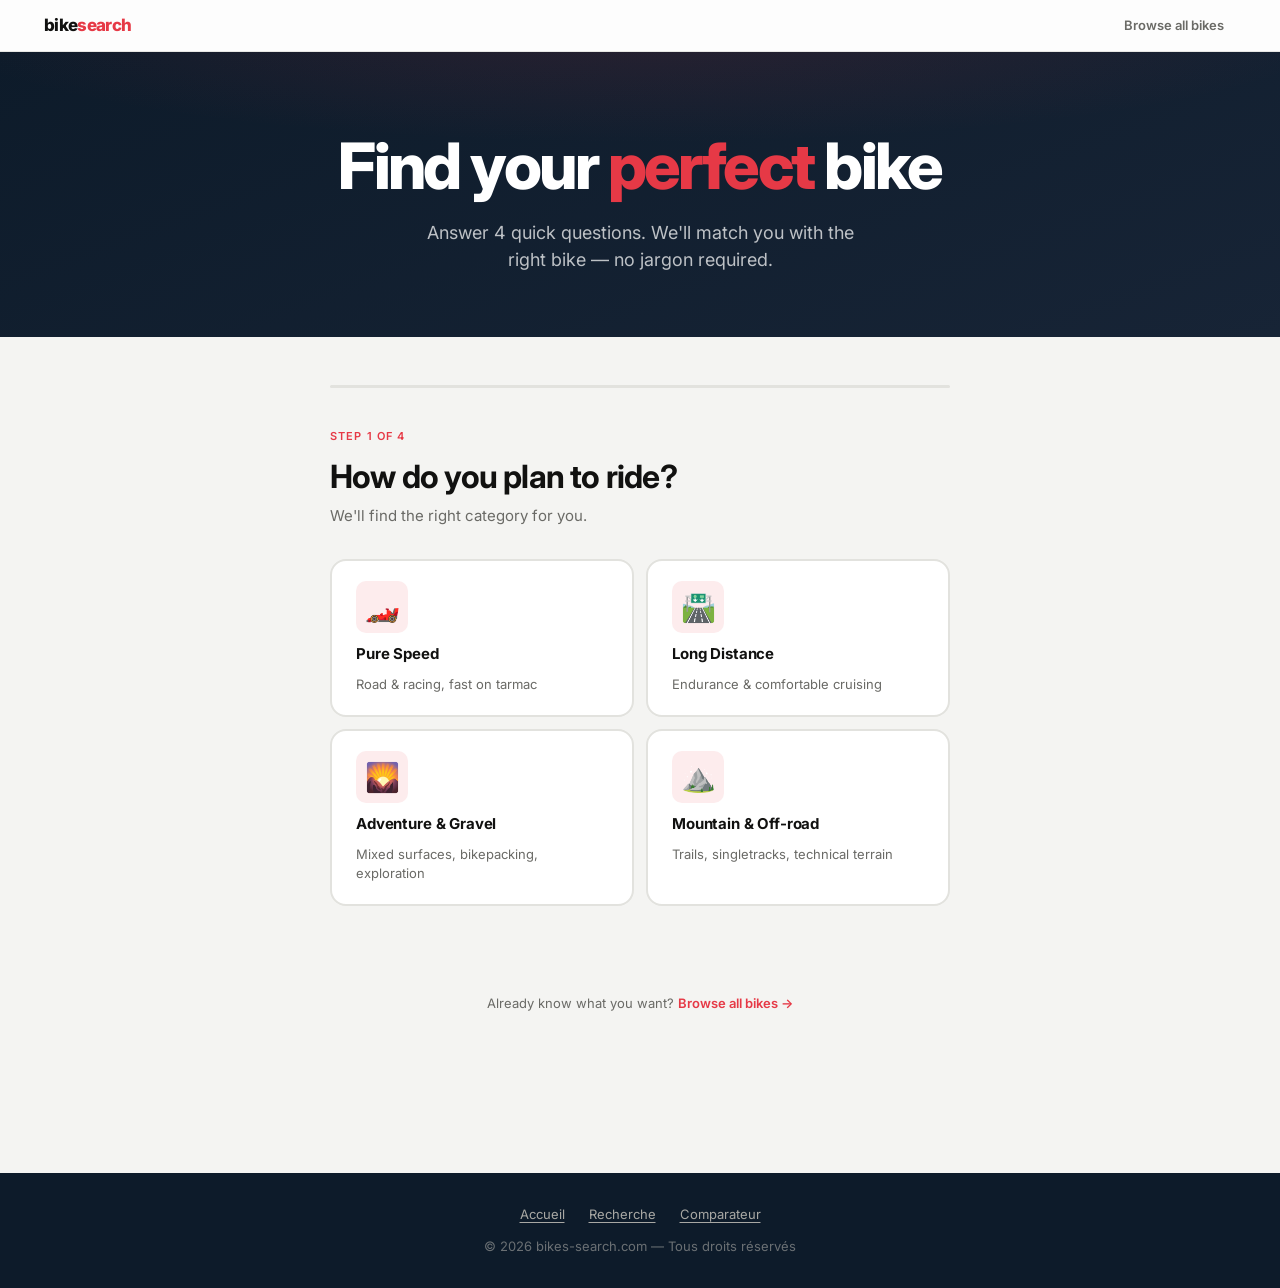
<file: index.html>
<!DOCTYPE html>
<html lang="en">
<head>
  <meta charset="UTF-8">
  <meta name="viewport" content="width=device-width, initial-scale=1">
  <title>Bike Search — Find Your Perfect Bike</title>
  <meta name="description" content="Guided bike search and comparator. Find your perfect road, gravel, or mountain bike in minutes.">
  <link rel="preconnect" href="https://fonts.googleapis.com">
  <link rel="preconnect" href="https://fonts.gstatic.com" crossorigin>
  <link href="https://fonts.googleapis.com/css2?family=Inter:wght@400;500;600;700&display=swap" rel="stylesheet">
  <link rel="stylesheet" href="css/base.css">
  <link rel="stylesheet" href="css/components.css">
  <link rel="stylesheet" href="css/pages/wizard.css">
</head>
<body>

  <nav class="topnav">
    <div class="container">
      <a class="topnav__logo" href="index.html">bike<span>search</span></a>
      <a href="results.html" class="btn btn-ghost text-sm">Browse all bikes</a>
    </div>
  </nav>

  <!-- Hero -->
  <section class="hero">
    <div class="container">
      <div class="hero__content">
        <h1 class="hero__title">Find your <em>perfect</em> bike</h1>
        <p class="hero__sub">Answer 4 quick questions. We'll match you with the right bike — no jargon required.</p>
      </div>
    </div>
  </section>

  <!-- Wizard -->
  <main class="wizard-page">
    <div class="container">
      <div id="wizard-root"></div>
      <p class="wizard-skip">
        Already know what you want?
        <a href="results.html">Browse all bikes →</a>
      </p>
    </div>
  </main>

  <div id="toast" role="alert" aria-live="polite"></div>

  <footer class="site-footer">
    <div class="site-footer__inner">
      <nav class="site-footer__links">
        <a href="index.html">Accueil</a>
        <a href="results.html">Recherche</a>
        <a href="compare.html">Comparateur</a>
      </nav>
      <p class="site-footer__copy">&copy; 2026 bikes-search.com &mdash; Tous droits r&eacute;serv&eacute;s</p>
    </div>
  </footer>

  <script type="module">
    import { initWizard } from './js/wizard.js';
    initWizard('wizard-root');
  </script>
</body>
</html>
</file>
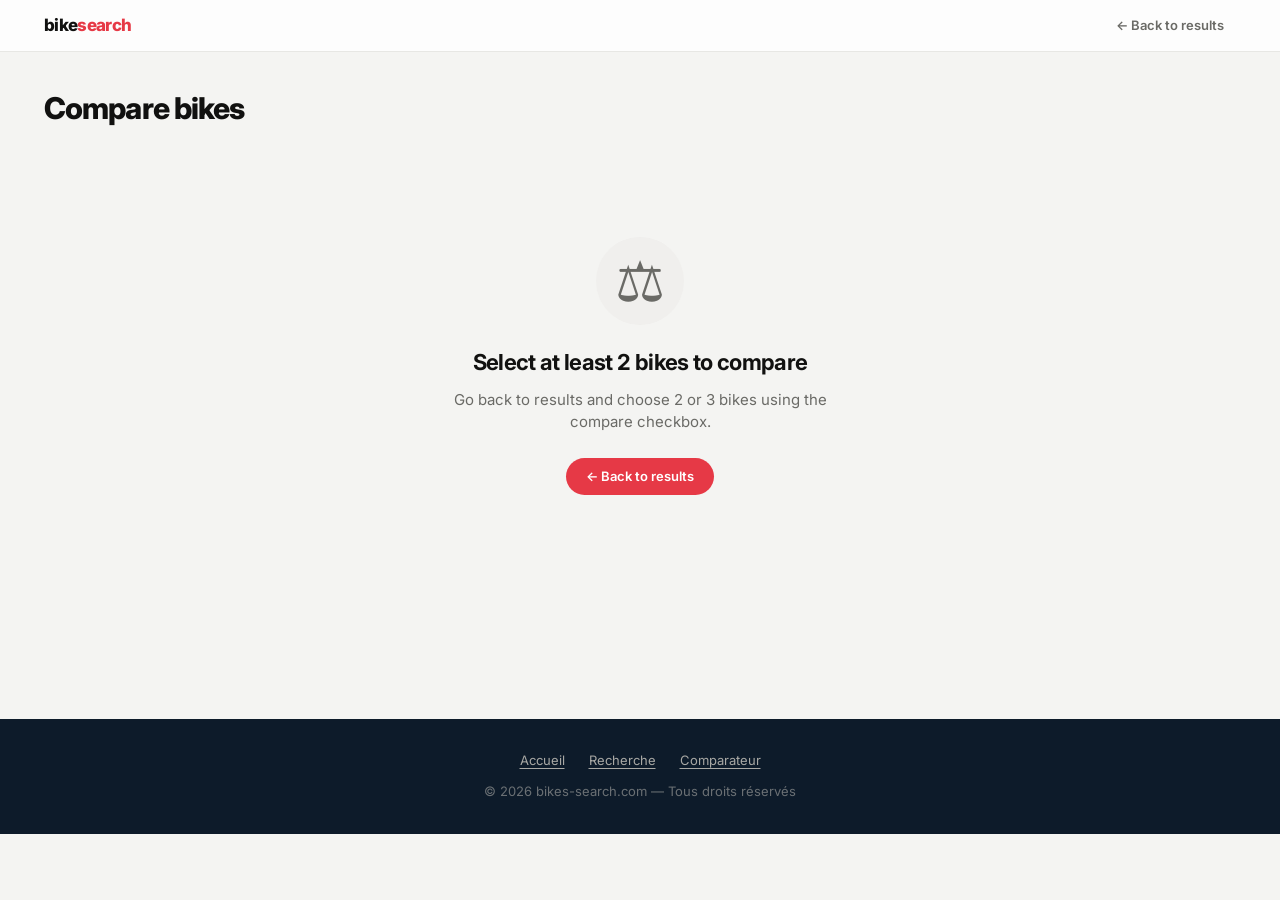
<file: compare.html>
<!DOCTYPE html>
<html lang="en">
<head>
  <meta charset="UTF-8">
  <meta name="viewport" content="width=device-width, initial-scale=1">
  <title>Compare Bikes — Bike Search</title>
  <link rel="preconnect" href="https://fonts.googleapis.com">
  <link rel="preconnect" href="https://fonts.gstatic.com" crossorigin>
  <link href="https://fonts.googleapis.com/css2?family=Inter:wght@400;500;600;700&display=swap" rel="stylesheet">
  <link rel="stylesheet" href="css/base.css">
  <link rel="stylesheet" href="css/components.css">
  <link rel="stylesheet" href="css/pages/compare.css">
</head>
<body>

  <nav class="topnav">
    <div class="container">
      <a class="topnav__logo" href="index.html">bike<span>search</span></a>
      <a href="results.html" class="btn btn-ghost text-sm">← Back to results</a>
    </div>
  </nav>

  <main class="compare-page">
    <div class="container">
      <h1 class="compare-heading">Compare bikes</h1>
      <div id="compare-root" class="compare-root"></div>
    </div>
  </main>

  <div id="toast" role="alert" aria-live="polite"></div>

  <footer class="site-footer">
    <div class="site-footer__inner">
      <nav class="site-footer__links">
        <a href="index.html">Accueil</a>
        <a href="results.html">Recherche</a>
        <a href="compare.html">Comparateur</a>
      </nav>
      <p class="site-footer__copy">&copy; 2026 bikes-search.com &mdash; Tous droits r&eacute;serv&eacute;s</p>
    </div>
  </footer>

  <script type="module">
    import { initComparePage } from './js/comparator.js';
    initComparePage();
  </script>
</body>
</html>
</file>
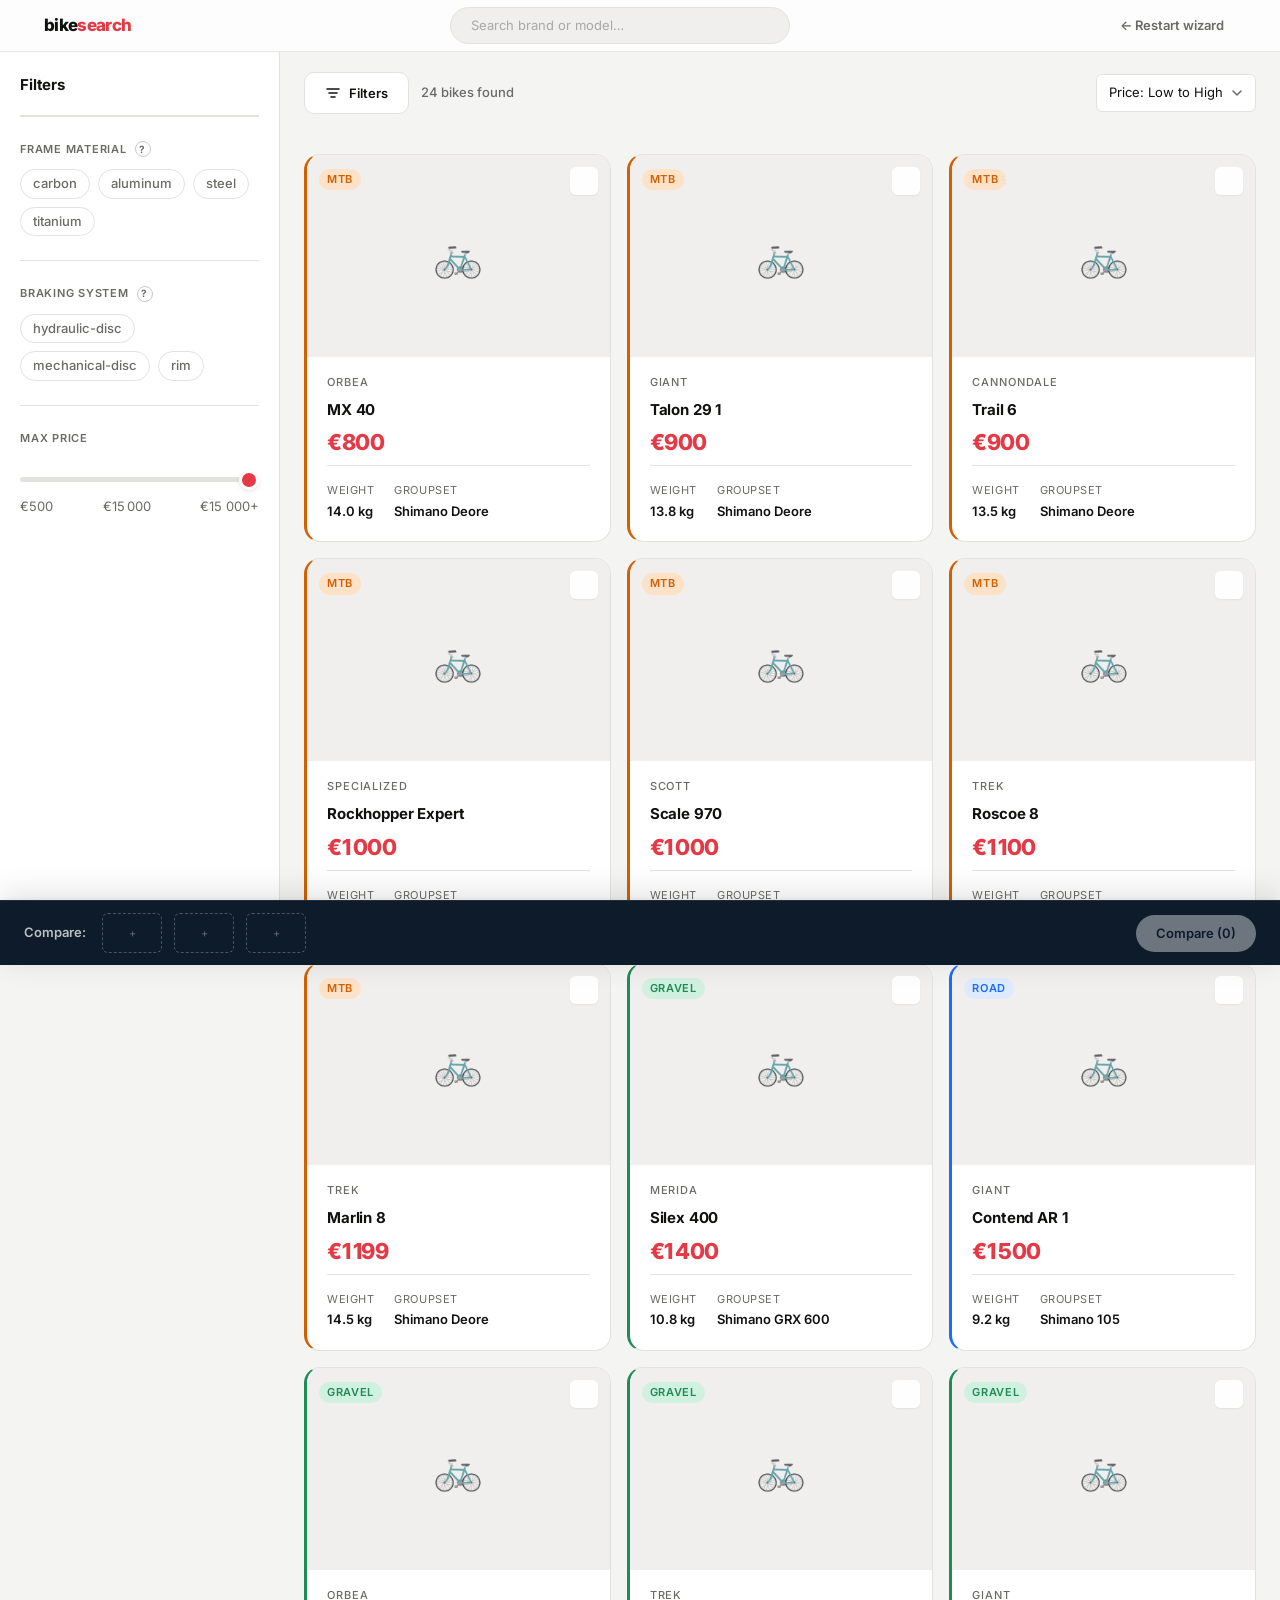
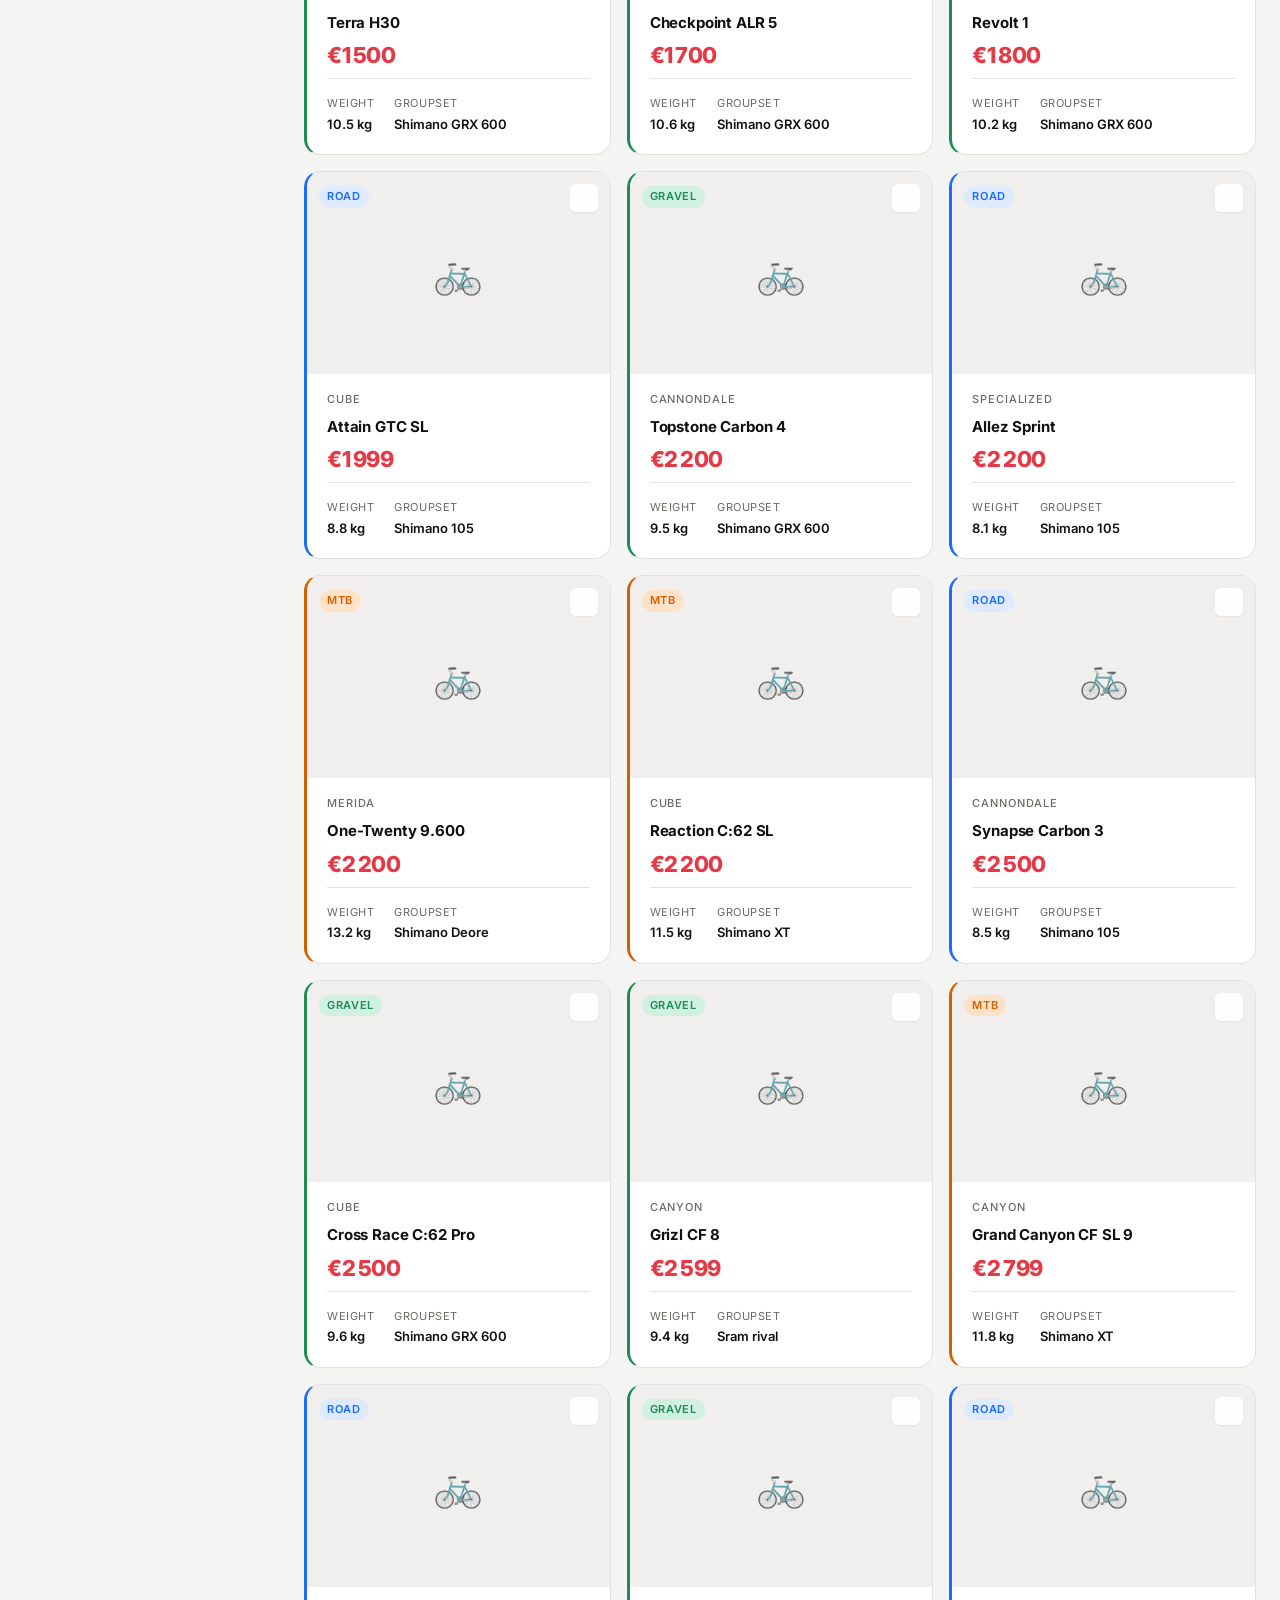
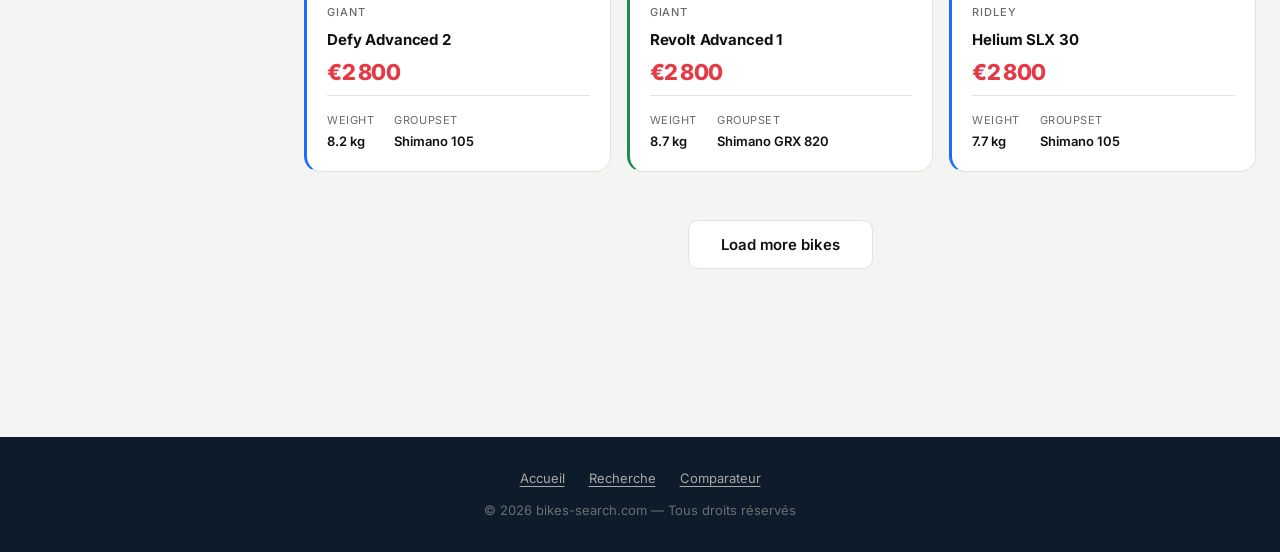
<file: results.html>
<!DOCTYPE html>
<html lang="en">
<head>
  <meta charset="UTF-8">
  <meta name="viewport" content="width=device-width, initial-scale=1">
  <title>Results — Bike Search</title>
  <link rel="preconnect" href="https://fonts.googleapis.com">
  <link rel="preconnect" href="https://fonts.gstatic.com" crossorigin>
  <link href="https://fonts.googleapis.com/css2?family=Inter:wght@400;500;600;700&display=swap" rel="stylesheet">
  <link rel="stylesheet" href="css/base.css">
  <link rel="stylesheet" href="css/components.css">
  <link rel="stylesheet" href="css/pages/results.css">
</head>
<body>

  <nav class="topnav">
    <div class="container">
      <a class="topnav__logo" href="index.html">bike<span>search</span></a>
      <div class="topnav__search">
        <input type="search" id="search-input" placeholder="Search brand or model…" class="search-input" aria-label="Search bikes">
      </div>
      <a href="index.html" class="btn btn-ghost text-sm">← Restart wizard</a>
    </div>
  </nav>

  <div class="results-layout">

    <!-- Sidebar filters -->
    <aside class="filters-sidebar" id="filters-sidebar">
      <div class="filters-sidebar__header">
        <h2 class="filters-sidebar__title">Filters</h2>
        <button class="btn btn-ghost text-sm" id="btn-close-filters" aria-label="Close filters">✕</button>
      </div>
      <div id="filter-panel"></div>
    </aside>

    <!-- Main -->
    <main class="results-main">

      <!-- Toolbar -->
      <div class="results-toolbar">
        <div class="results-toolbar__left">
          <button class="btn btn-secondary" id="btn-toggle-filters" aria-label="Toggle filters">
            <svg width="16" height="16" viewBox="0 0 16 16" fill="none"><path d="M2 4h12M4 8h8M6 12h4" stroke="currentColor" stroke-width="1.5" stroke-linecap="round"/></svg>
            Filters
          </button>
          <span class="results-count" id="results-count">Loading…</span>
        </div>
        <div class="results-toolbar__right">
          <select id="sort-select" class="filter-select sort-select" aria-label="Sort results">
            <option value="price_asc">Price: Low to High</option>
            <option value="price_desc">Price: High to Low</option>
            <option value="weight_asc">Weight: Lightest</option>
            <option value="name_asc">Name: A–Z</option>
          </select>
        </div>
      </div>

      <!-- Active filter tags -->
      <div id="active-filters" class="active-filters"></div>

      <!-- Cards grid -->
      <div id="results-grid" class="results-grid"></div>

      <!-- Load more -->
      <div class="load-more-wrap">
        <button class="btn btn-secondary btn-lg" id="btn-load-more" style="display:none">
          Load more bikes
        </button>
      </div>

    </main>
  </div>

  <!-- Detail drawer -->
  <dialog id="detail-dialog" class="modal">
    <div class="modal__header">
      <h3></h3>
      <button class="modal__close" aria-label="Close">✕</button>
    </div>
    <div class="modal__body"></div>
  </dialog>

  <!-- Size recommender dialog -->
  <dialog id="size-dialog" class="modal">
    <div class="modal__header">
      <h3>Find your size</h3>
      <button class="modal__close" aria-label="Close">✕</button>
    </div>
    <div class="modal__body">
      <div class="size-modal-body"></div>
    </div>
  </dialog>

  <!-- Comparator tray -->
  <div class="compare-tray" id="compare-tray" role="region" aria-label="Compare tray">
    <div class="compare-tray__left">
      <span class="compare-tray__label">Compare:</span>
      <div class="compare-tray__bikes"></div>
    </div>
    <button class="btn btn-primary compare-tray__btn" disabled>
      <span class="compare-tray__count">Compare (0)</span>
    </button>
  </div>

  <div id="toast" role="alert" aria-live="polite"></div>

  <script type="module">
    import { initResults, setupLoadMore } from './js/results.js';
    import { initSizeRecommender }        from './js/size-recommender.js';

    // Modal close buttons
    document.querySelectorAll('.modal__close').forEach(btn => {
      btn.closest('dialog').querySelector('.modal__close')
        .addEventListener('click', () => btn.closest('dialog').close());
    });
    document.querySelectorAll('dialog').forEach(d => {
      d.addEventListener('click', e => { if (e.target === d) d.close(); });
    });

    // Filters sidebar toggle
    const sidebar  = document.getElementById('filters-sidebar');
    const btnToggle = document.getElementById('btn-toggle-filters');
    const btnClose  = document.getElementById('btn-close-filters');
    btnToggle?.addEventListener('click', () => sidebar.classList.toggle('open'));
    btnClose?.addEventListener('click',  () => sidebar.classList.remove('open'));

    initResults();
    setupLoadMore();
    initSizeRecommender();
  </script>

  <footer class="site-footer">
    <div class="site-footer__inner">
      <nav class="site-footer__links">
        <a href="index.html">Accueil</a>
        <a href="results.html">Recherche</a>
        <a href="compare.html">Comparateur</a>
      </nav>
      <p class="site-footer__copy">&copy; 2026 bikes-search.com &mdash; Tous droits r&eacute;serv&eacute;s</p>
    </div>
  </footer>
</body>
</html>
</file>
<file: css/base.css>
/* ─── Reset ──────────────────────────────────────────────────────────────── */
*, *::before, *::after { box-sizing: border-box; margin: 0; padding: 0; }
img, svg { display: block; max-width: 100%; }
button { cursor: pointer; font: inherit; border: none; background: none; }
a { color: inherit; text-decoration: none; }
ul, ol { list-style: none; }
dialog { border: none; padding: 0; }

/* ─── Design tokens ──────────────────────────────────────────────────────── */
:root {
  /* ── Colours ──────────────────────────────────────────────────────────── */
  --c-bg:           #f4f4f2;
  --c-surface:      #ffffff;
  --c-surface-2:    #f0efed;
  --c-border:       #e2e2de;
  --c-border-strong:#c8c8c4;
  --c-text:         #111110;
  --c-text-2:       #3d3d3a;
  --c-muted:        #6a6a66;
  --c-muted-light:  #a8a8a4;

  /* Accent — energetic red-coral */
  --c-accent:       #e63946;
  --c-accent-dk:    #c0272f;
  --c-accent-bg:    #fdeced;

  /* Dark surfaces */
  --c-navy:         #0d1b2a;
  --c-navy-2:       #172436;

  /* Category colours */
  --c-road:         #1a6bff;
  --c-road-bg:      #deeaff;
  --c-gravel:       #1f8c56;
  --c-gravel-bg:    #d0f0e0;
  --c-mtb:          #d45f00;
  --c-mtb-bg:       #fde2c8;

  /* Semantic */
  --c-danger:       #d43030;
  --c-warning:      #e8a020;
  --c-success:      #1f8c56;

  /* ── Typography ───────────────────────────────────────────────────────── */
  --font: 'Inter', system-ui, -apple-system, sans-serif;

  --fs-xs:  11px;
  --fs-sm:  13px;
  --fs-md:  15px;
  --fs-lg:  18px;
  --fs-xl:  22px;
  --fs-2xl: 30px;
  --fs-3xl: 48px;
  --fs-4xl: 64px;

  --fw-normal:   400;
  --fw-medium:   500;
  --fw-semibold: 600;
  --fw-bold:     700;
  --fw-black:    800;

  --lh-tight: 1.1;
  --lh-snug:  1.25;
  --lh-base:  1.5;

  --ls-tight: -0.03em;
  --ls-wide:   0.06em;

  /* ── Spacing ──────────────────────────────────────────────────────────── */
  --sp-1:  4px;
  --sp-2:  8px;
  --sp-3:  12px;
  --sp-4:  16px;
  --sp-5:  20px;
  --sp-6:  24px;
  --sp-8:  32px;
  --sp-10: 40px;
  --sp-12: 48px;
  --sp-16: 64px;
  --sp-20: 80px;
  --sp-24: 96px;

  /* ── Border radius ────────────────────────────────────────────────────── */
  --r-xs:   4px;
  --r-sm:   6px;
  --r-md:   10px;
  --r-lg:   16px;
  --r-xl:   24px;
  --r-full: 999px;

  /* ── Shadows ──────────────────────────────────────────────────────────── */
  --shadow-xs:         0 1px 2px rgba(0,0,0,.06);
  --shadow-sm:         0 2px 6px rgba(0,0,0,.07), 0 1px 2px rgba(0,0,0,.05);
  --shadow-md:         0 6px 20px rgba(0,0,0,.10), 0 2px 6px rgba(0,0,0,.06);
  --shadow-lg:         0 16px 48px rgba(0,0,0,.14), 0 4px 12px rgba(0,0,0,.08);
  --shadow-xl:         0 24px 64px rgba(0,0,0,.18), 0 8px 24px rgba(0,0,0,.10);
  --shadow-card-hover: 0 12px 32px rgba(0,0,0,.13), 0 3px 8px rgba(0,0,0,.07);
  --shadow-tray:       0 -6px 32px rgba(0,0,0,.12), 0 -1px 4px rgba(0,0,0,.06);

  /* ── Transitions ──────────────────────────────────────────────────────── */
  --t-fast:   110ms ease;
  --t-base:   190ms ease;
  --t-slow:   320ms ease;
  --t-spring: 400ms cubic-bezier(.4,0,.2,1);
}

/* ─── Base styles ────────────────────────────────────────────────────────── */
html { font-size: 16px; scroll-behavior: smooth; }

body {
  font-family: var(--font);
  font-size: var(--fs-md);
  line-height: var(--lh-base);
  color: var(--c-text);
  background: var(--c-bg);
  -webkit-font-smoothing: antialiased;
  -moz-osx-font-smoothing: grayscale;
}

h1, h2, h3, h4 {
  line-height: var(--lh-snug);
  font-weight: var(--fw-bold);
  letter-spacing: var(--ls-tight);
}

/* ─── Layout helpers ─────────────────────────────────────────────────────── */
.container {
  width: 100%;
  max-width: 1240px;
  margin: 0 auto;
  padding: 0 var(--sp-6);
}

/* ─── Topnav ─────────────────────────────────────────────────────────────── */
.topnav {
  position: sticky;
  top: 0;
  z-index: 100;
  /* Frosted glass */
  background: rgba(255, 255, 255, .82);
  backdrop-filter: blur(16px) saturate(180%);
  -webkit-backdrop-filter: blur(16px) saturate(180%);
  border-bottom: 1px solid rgba(226, 226, 222, .80);
  height: 52px;
  display: flex;
  align-items: center;
}

.topnav .container {
  display: flex;
  align-items: center;
  justify-content: space-between;
  gap: var(--sp-4);
}

.topnav__logo {
  font-size: 17px;
  font-weight: var(--fw-black);
  letter-spacing: -0.04em;
  color: var(--c-text);
  line-height: 1;
  flex-shrink: 0;
}

.topnav__logo span { color: var(--c-accent); }

/* ─── Utility classes ────────────────────────────────────────────────────── */
.sr-only {
  position: absolute; width: 1px; height: 1px;
  padding: 0; margin: -1px; overflow: hidden;
  clip: rect(0,0,0,0); white-space: nowrap; border: 0;
}

.text-muted { color: var(--c-muted); }
.text-sm    { font-size: var(--fs-sm); }

/* ─── Focus styles ───────────────────────────────────────────────────────── */
:focus-visible {
  outline: 2.5px solid var(--c-accent);
  outline-offset: 2px;
}

/* ─── Toast ──────────────────────────────────────────────────────────────── */
#toast {
  position: fixed;
  bottom: var(--sp-8);
  left: 50%;
  transform: translateX(-50%) translateY(20px);
  background: var(--c-navy);
  color: #fff;
  font-size: var(--fs-sm);
  font-weight: var(--fw-medium);
  padding: var(--sp-3) var(--sp-6);
  border-radius: var(--r-full);
  box-shadow: var(--shadow-md);
  opacity: 0;
  transition: opacity var(--t-base), transform var(--t-base);
  pointer-events: none;
  z-index: 9999;
  white-space: nowrap;
}

#toast.show {
  opacity: 1;
  transform: translateX(-50%) translateY(0);
}

/* ─── Skeleton loader ────────────────────────────────────────────────────── */
@keyframes shimmer {
  0%   { background-position: -600px 0; }
  100% { background-position:  600px 0; }
}

.skeleton {
  border-radius: var(--r-md);
  background: linear-gradient(
    90deg,
    var(--c-surface-2) 25%,
    #e8e8e5 50%,
    var(--c-surface-2) 75%
  );
  background-size: 600px 100%;
  animation: shimmer 1.5s ease-in-out infinite;
}

/* ─── Reduced motion ─────────────────────────────────────────────────────── */
@media (prefers-reduced-motion: reduce) {
  *, *::before, *::after {
    animation-duration: .01ms !important;
    animation-iteration-count: 1 !important;
    transition-duration: .01ms !important;
  }
  html { scroll-behavior: auto; }
}
</file>
<file: css/components.css>
/* ─── Buttons ─────────────────────────────────────────────────────────────── */
.btn {
  display: inline-flex;
  align-items: center;
  justify-content: center;
  gap: var(--sp-2);
  padding: var(--sp-3) var(--sp-5);
  border-radius: var(--r-md);
  font-size: var(--fs-sm);
  font-weight: var(--fw-semibold);
  line-height: 1;
  white-space: nowrap;
  transition:
    background var(--t-fast),
    color var(--t-fast),
    border-color var(--t-fast),
    box-shadow var(--t-fast),
    transform var(--t-fast);
}

.btn:disabled { opacity: .4; cursor: not-allowed; }
.btn:not(:disabled):active { transform: translateY(0) !important; }

/* Primary — pill-shaped, accent red */
.btn-primary {
  background: var(--c-accent);
  color: #fff;
  border-radius: var(--r-full);
}
.btn-primary:hover:not(:disabled) {
  background: var(--c-accent-dk);
  transform: translateY(-1px);
  box-shadow: var(--shadow-sm);
}

/* Secondary — bordered, rectangular */
.btn-secondary {
  background: var(--c-surface);
  color: var(--c-text);
  border: 1.5px solid var(--c-border);
}
.btn-secondary:hover:not(:disabled) {
  border-color: var(--c-border-strong);
  background: var(--c-surface-2);
}

/* Ghost — minimal, for navigation-level actions */
.btn-ghost {
  color: var(--c-muted);
  padding: var(--sp-2) var(--sp-3);
}
.btn-ghost:hover:not(:disabled) {
  color: var(--c-text);
  background: var(--c-surface-2);
  border-radius: var(--r-sm);
}

/* Large size modifier */
.btn-lg {
  padding: var(--sp-4) var(--sp-8);
  font-size: var(--fs-md);
}

/* btn-primary + btn-lg stays pill */
.btn-primary.btn-lg { border-radius: var(--r-full); }

/* ─── Chip (multi-select filter) ──────────────────────────────────────────── */
.chip {
  display: inline-flex;
  align-items: center;
  gap: var(--sp-1);
  padding: var(--sp-1) var(--sp-3);
  border-radius: var(--r-full);
  font-size: var(--fs-sm);
  font-weight: var(--fw-medium);
  border: 1.5px solid var(--c-border);
  background: var(--c-surface);
  color: var(--c-muted);
  cursor: pointer;
  transition: background var(--t-fast), border-color var(--t-fast), color var(--t-fast), transform var(--t-fast);
  user-select: none;
}
.chip:hover {
  border-color: var(--c-accent);
  color: var(--c-accent);
  background: var(--c-accent-bg);
}
.chip:active { transform: scale(.97); }

.chip.active {
  background: var(--c-accent);
  border-color: var(--c-accent);
  color: #fff;
  font-weight: var(--fw-semibold);
}
.chip.active:hover {
  background: var(--c-accent-dk);
  border-color: var(--c-accent-dk);
  color: #fff;
}

/* ─── Badge ───────────────────────────────────────────────────────────────── */
.badge {
  display: inline-block;
  padding: 3px 8px;
  border-radius: var(--r-full);
  font-size: var(--fs-xs);
  font-weight: var(--fw-semibold);
  text-transform: uppercase;
  letter-spacing: var(--ls-wide);
  line-height: 1.4;
}
.badge-road   { background: var(--c-road-bg);   color: var(--c-road); }
.badge-gravel { background: var(--c-gravel-bg); color: var(--c-gravel); }
.badge-mtb    { background: var(--c-mtb-bg);    color: var(--c-mtb); }

/* ─── Bike card ───────────────────────────────────────────────────────────── */
.bike-card {
  background: var(--c-surface);
  border: 1px solid var(--c-border);
  /* Default 3px left border — overridden by category selectors below */
  border-left: 3px solid var(--c-border);
  border-radius: var(--r-lg);
  overflow: hidden;
  display: flex;
  flex-direction: column;
  cursor: pointer;
  transition:
    box-shadow var(--t-base),
    transform var(--t-base),
    border-color var(--t-base);
}

/* Category left-border accent — uses :has() to detect badge class */
.bike-card:has(.badge-road)   { border-left-color: var(--c-road); }
.bike-card:has(.badge-gravel) { border-left-color: var(--c-gravel); }
.bike-card:has(.badge-mtb)    { border-left-color: var(--c-mtb); }

@media (prefers-reduced-motion: no-preference) {
  .bike-card:hover {
    box-shadow: var(--shadow-card-hover);
    transform: translateY(-4px);
  }
}
/* Shadow always applies, even without motion */
.bike-card:hover { box-shadow: var(--shadow-card-hover); }

/* Image area */
.bike-card__image-wrap {
  position: relative;
  aspect-ratio: 3/2;
  background: var(--c-surface-2);
  overflow: hidden;
  flex-shrink: 0;
}

.bike-card__image-wrap img {
  width: 100%; height: 100%;
  object-fit: cover;
  transition: transform var(--t-base);
}

@media (prefers-reduced-motion: no-preference) {
  .bike-card:hover .bike-card__image-wrap img { transform: scale(1.05); }
}

.bike-card__img-placeholder {
  width: 100%; height: 100%;
  display: flex;
  align-items: center;
  justify-content: center;
  font-size: 40px;
  color: var(--c-muted-light);
  background: var(--c-surface-2);
}

/* Compare checkbox — top-right of image */
.bike-card__compare {
  position: absolute;
  top: var(--sp-3);
  right: var(--sp-3);
  width: 28px; height: 28px;
  border-radius: var(--r-sm);
  border: 1.5px solid rgba(255,255,255,.85);
  background: rgba(255,255,255,.90);
  box-shadow: var(--shadow-xs);
  display: flex; align-items: center; justify-content: center;
  cursor: pointer;
  transition: background var(--t-fast), border-color var(--t-fast);
  -webkit-appearance: none;
  appearance: none;
  flex-shrink: 0;
}

.bike-card__compare:hover {
  border-color: var(--c-accent);
  background: rgba(255,255,255,.98);
}

.bike-card__compare:checked {
  background: var(--c-accent);
  border-color: var(--c-accent);
}

.bike-card__compare:checked::after {
  content: '';
  display: block;
  width: 11px; height: 11px;
  background: url("data:image/svg+xml,%3Csvg xmlns='http://www.w3.org/2000/svg' viewBox='0 0 11 11'%3E%3Cpath d='M1.5 6L4 8.5 9.5 2' stroke='white' stroke-width='1.8' fill='none' stroke-linecap='round' stroke-linejoin='round'/%3E%3C/svg%3E") center/contain no-repeat;
}

/* Category badge overlay */
.bike-card__badge {
  position: absolute;
  top: var(--sp-3);
  left: var(--sp-3);
}

/* Card body */
.bike-card__body {
  padding: var(--sp-5);
  display: flex;
  flex-direction: column;
  gap: var(--sp-3);
  flex: 1;
}

.bike-card__brand {
  font-size: var(--fs-xs);
  font-weight: var(--fw-medium);
  color: var(--c-muted);
  text-transform: uppercase;
  letter-spacing: 0.08em;
  line-height: 1;
}

.bike-card__model {
  font-size: var(--fs-md);
  font-weight: var(--fw-bold);
  letter-spacing: -0.01em;
  line-height: 1.3;
  color: var(--c-text);
  display: -webkit-box;
  -webkit-line-clamp: 2;
  -webkit-box-orient: vertical;
  overflow: hidden;
}

.bike-card__price {
  font-size: var(--fs-xl);
  font-weight: var(--fw-black);
  letter-spacing: -0.02em;
  color: var(--c-accent);
  line-height: 1;
}

/* Specs bar at card bottom */
.bike-card__specs {
  display: flex;
  gap: var(--sp-5);
  margin-top: auto;
  padding-top: var(--sp-4);
  border-top: 1px solid var(--c-border);
}

.bike-card__spec {
  display: flex;
  flex-direction: column;
  gap: 3px;
}

.bike-card__spec-label {
  font-size: var(--fs-xs);
  text-transform: uppercase;
  letter-spacing: 0.05em;
  color: var(--c-muted);
}

.bike-card__spec-value {
  font-size: var(--fs-sm);
  font-weight: var(--fw-semibold);
  color: var(--c-text);
}

/* ─── Filter panel ────────────────────────────────────────────────────────── */
.filter-group {
  margin-bottom: var(--sp-6);
  padding-bottom: var(--sp-6);
  border-bottom: 1px solid var(--c-border);
}
.filter-group:last-child {
  border-bottom: none;
  margin-bottom: 0;
}

.filter-group__label {
  display: flex;
  align-items: center;
  gap: var(--sp-2);
  font-size: var(--fs-xs);
  font-weight: var(--fw-semibold);
  text-transform: uppercase;
  letter-spacing: 0.07em;
  color: var(--c-muted);
  margin-bottom: var(--sp-3);
}

.filter-group__chips { display: flex; flex-wrap: wrap; gap: var(--sp-2); }

/* Tooltip */
.tooltip-icon {
  width: 16px; height: 16px;
  border-radius: 50%;
  border: 1px solid var(--c-border-strong);
  color: var(--c-muted);
  font-size: 10px;
  font-weight: var(--fw-bold);
  display: inline-flex; align-items: center; justify-content: center;
  cursor: help;
  position: relative;
  flex-shrink: 0;
  font-style: normal;
}

.tooltip-icon::after {
  content: attr(data-tip);
  position: absolute;
  bottom: calc(100% + 8px);
  left: 50%;
  transform: translateX(-50%);
  background: var(--c-navy);
  color: #fff;
  font-size: var(--fs-xs);
  font-weight: var(--fw-normal);
  padding: var(--sp-2) var(--sp-3);
  border-radius: var(--r-sm);
  white-space: normal;
  text-align: center;
  width: max-content;
  max-width: 200px;
  pointer-events: none;
  opacity: 0;
  transition: opacity var(--t-fast);
  z-index: 50;
  line-height: 1.4;
  letter-spacing: 0;
  text-transform: none;
}
.tooltip-icon:hover::after { opacity: 1; }

/* Range slider */
.range-wrap { padding: var(--sp-2) 0; }
.range-labels {
  display: flex;
  justify-content: space-between;
  font-size: var(--fs-sm);
  color: var(--c-muted);
  margin-top: var(--sp-2);
}

input[type=range] {
  -webkit-appearance: none;
  width: 100%;
  height: 5px;
  border-radius: 3px;
  background: var(--c-border);
  outline: none;
  cursor: pointer;
}

input[type=range]::-webkit-slider-thumb {
  -webkit-appearance: none;
  width: 20px; height: 20px;
  border-radius: 50%;
  background: var(--c-accent);
  cursor: pointer;
  border: 3px solid #fff;
  box-shadow: var(--shadow-sm);
  transition: transform var(--t-fast), box-shadow var(--t-fast);
}

input[type=range]::-webkit-slider-thumb:hover {
  transform: scale(1.15);
  box-shadow: var(--shadow-md);
}

input[type=range]::-moz-range-thumb {
  width: 20px; height: 20px;
  border-radius: 50%;
  background: var(--c-accent);
  cursor: pointer;
  border: 3px solid #fff;
  box-shadow: var(--shadow-sm);
}

/* Select */
.filter-select {
  width: 100%;
  padding: var(--sp-2) var(--sp-3);
  border: 1.5px solid var(--c-border);
  border-radius: var(--r-sm);
  font: inherit;
  font-size: var(--fs-sm);
  color: var(--c-text);
  background: var(--c-surface);
  cursor: pointer;
  transition: border-color var(--t-fast), box-shadow var(--t-fast);
  appearance: none;
  background-image: url("data:image/svg+xml,%3Csvg xmlns='http://www.w3.org/2000/svg' width='12' height='12' viewBox='0 0 12 12'%3E%3Cpath d='M2 4l4 4 4-4' stroke='%236a6a66' stroke-width='1.5' fill='none' stroke-linecap='round' stroke-linejoin='round'/%3E%3C/svg%3E");
  background-repeat: no-repeat;
  background-position: right var(--sp-3) center;
  padding-right: var(--sp-8);
}

.filter-select:focus {
  outline: none;
  border-color: var(--c-accent);
  box-shadow: 0 0 0 3px rgba(230, 57, 70, .12);
}

/* Active filter tags bar */
.active-filters {
  display: flex;
  flex-wrap: wrap;
  align-items: center;
  gap: var(--sp-2);
  padding: var(--sp-3) 0;
}

.active-filter-tag {
  display: inline-flex;
  align-items: center;
  gap: var(--sp-1);
  padding: var(--sp-1) var(--sp-3);
  background: var(--c-accent-bg);
  color: var(--c-accent-dk);
  border-radius: var(--r-full);
  font-size: var(--fs-xs);
  font-weight: var(--fw-medium);
  border: 1px solid rgba(230, 57, 70, .15);
}

.active-filter-tag button {
  width: 14px; height: 14px;
  border-radius: 50%;
  display: flex; align-items: center; justify-content: center;
  color: var(--c-accent-dk);
  font-size: 12px;
  line-height: 1;
  transition: background var(--t-fast);
}
.active-filter-tag button:hover {
  background: rgba(196, 39, 47, .18);
}

/* ─── Comparator tray ─────────────────────────────────────────────────────── */
.compare-tray {
  position: fixed;
  bottom: 0;
  left: 0;
  right: 0;
  background: var(--c-navy);
  border-top: 1px solid rgba(255,255,255,.08);
  box-shadow: var(--shadow-tray);
  z-index: 200;
  padding: var(--sp-3) var(--sp-6);
  display: flex;
  align-items: center;
  justify-content: space-between;
  gap: var(--sp-4);
  transform: translateY(100%);
  transition: transform var(--t-spring);
}

.compare-tray.visible { transform: translateY(0); }

.compare-tray__bikes {
  display: flex;
  gap: var(--sp-3);
  align-items: center;
}

.compare-tray__thumb {
  position: relative;
  width: 60px; height: 40px;
  border-radius: var(--r-sm);
  overflow: hidden;
  border: 1px solid rgba(255,255,255,.15);
  background: rgba(255,255,255,.08);
  flex-shrink: 0;
}

.compare-tray__thumb img {
  width: 100%; height: 100%;
  object-fit: cover;
}

.compare-tray__thumb-remove {
  position: absolute;
  top: -4px; right: -4px;
  width: 18px; height: 18px;
  border-radius: 50%;
  background: var(--c-danger);
  color: #fff;
  font-size: 11px;
  display: flex; align-items: center; justify-content: center;
  box-shadow: var(--shadow-xs);
  transition: background var(--t-fast), transform var(--t-fast);
}
.compare-tray__thumb-remove:hover {
  background: #a82020;
  transform: scale(1.1);
}

.compare-tray__slot {
  width: 60px; height: 40px;
  border: 1.5px dashed rgba(255,255,255,.25);
  border-radius: var(--r-sm);
  display: flex; align-items: center; justify-content: center;
  color: rgba(255,255,255,.35);
  font-size: var(--fs-xs);
  flex-shrink: 0;
}

/* ─── Dialog / modal ──────────────────────────────────────────────────────── */
dialog::backdrop {
  background: rgba(13, 27, 42, .55);
  backdrop-filter: blur(4px);
}

.modal {
  border-radius: var(--r-lg);
  box-shadow: var(--shadow-xl);
  width: min(680px, calc(100vw - 32px));
  max-height: calc(100vh - 64px);
  overflow-y: auto;
  background: var(--c-surface);
}

.modal__header {
  display: flex;
  align-items: flex-start;
  justify-content: space-between;
  padding: var(--sp-5) var(--sp-6);
  border-bottom: 1px solid var(--c-border);
  position: sticky;
  top: 0;
  background: var(--c-surface);
  z-index: 1;
}

.modal__header h3 {
  font-size: var(--fs-lg);
  font-weight: var(--fw-bold);
  letter-spacing: var(--ls-tight);
  line-height: var(--lh-snug);
}

.modal__close {
  width: 32px; height: 32px;
  border-radius: var(--r-sm);
  display: flex; align-items: center; justify-content: center;
  color: var(--c-muted);
  font-size: 18px;
  flex-shrink: 0;
  transition: background var(--t-fast), color var(--t-fast);
}
.modal__close:hover {
  background: var(--c-surface-2);
  color: var(--c-text);
}

.modal__body { padding: var(--sp-6); }

/* ─── Empty state ─────────────────────────────────────────────────────────── */
.empty-state {
  text-align: center;
  padding: var(--sp-20) var(--sp-6);
  color: var(--c-muted);
}

.empty-state__icon {
  font-size: 56px;
  width: 88px; height: 88px;
  border-radius: 50%;
  background: var(--c-surface-2);
  display: flex;
  align-items: center;
  justify-content: center;
  margin: 0 auto var(--sp-6);
}

.empty-state h3 {
  font-size: var(--fs-xl);
  font-weight: var(--fw-bold);
  color: var(--c-text);
  margin-bottom: var(--sp-3);
  letter-spacing: var(--ls-tight);
}

.empty-state p {
  font-size: var(--fs-md);
  color: var(--c-muted);
  margin-bottom: var(--sp-6);
  max-width: 380px;
  margin-left: auto;
  margin-right: auto;
  line-height: var(--lh-base);
}

/* ─── Footer ─────────────────────────────────────────────────────────────── */
.site-footer {
  background: var(--c-navy);
  color: var(--c-muted-light);
  font-size: var(--fs-sm);
  margin-top: var(--sp-16);
  padding: var(--sp-8) var(--sp-6);
  text-align: center;
}

.site-footer a {
  color: var(--c-muted-light);
  text-decoration: underline;
  text-underline-offset: 3px;
}

.site-footer a:hover {
  color: #fff;
}

.site-footer__inner {
  max-width: 960px;
  margin: 0 auto;
  display: flex;
  flex-direction: column;
  gap: var(--sp-3);
}

.site-footer__links {
  display: flex;
  justify-content: center;
  gap: var(--sp-6);
  flex-wrap: wrap;
}

.site-footer__copy {
  opacity: 0.6;
}
</file>
<file: css/pages/wizard.css>
/* ─── Hero ────────────────────────────────────────────────────────────────── */
.hero {
  background: var(--c-navy);
  background-image: linear-gradient(160deg, var(--c-navy) 0%, var(--c-navy-2) 100%);
  color: #fff;
  padding: var(--sp-20) 0 var(--sp-16);
  text-align: center;
  position: relative;
  overflow: hidden;
}

/* Subtle texture — a low-opacity radial highlight gives depth without an image */
.hero::before {
  content: '';
  position: absolute;
  inset: 0;
  background: radial-gradient(
    ellipse 80% 60% at 50% -10%,
    rgba(230, 57, 70, .12) 0%,
    transparent 70%
  );
  pointer-events: none;
}

.hero__content {
  position: relative;
  z-index: 1;
}

.hero__title {
  font-size: clamp(2.4rem, 5.5vw, 4rem);
  font-weight: var(--fw-black);
  letter-spacing: -0.04em;
  line-height: 1.05;
  margin-bottom: var(--sp-5);
}

.hero__title em {
  font-style: normal;
  color: var(--c-accent);
}

.hero__sub {
  font-size: var(--fs-lg);
  color: rgba(255, 255, 255, .72);
  max-width: 440px;
  margin: 0 auto;
  line-height: var(--lh-base);
  font-weight: var(--fw-normal);
}

@media (max-width: 600px) {
  .hero { padding: var(--sp-16) 0 var(--sp-12); }
  .hero__title { font-size: clamp(2rem, 8vw, 2.8rem); }
}

/* ─── Wizard page wrapper ─────────────────────────────────────────────────── */
.wizard-page { padding: var(--sp-12) 0 var(--sp-24); }

.wizard-skip {
  text-align: center;
  margin-top: var(--sp-12);
  font-size: var(--fs-sm);
  color: var(--c-muted);
}

.wizard-skip a {
  color: var(--c-accent);
  font-weight: var(--fw-semibold);
  transition: color var(--t-fast), text-decoration-color var(--t-fast);
  text-decoration: underline;
  text-decoration-color: transparent;
}

.wizard-skip a:hover {
  text-decoration-color: var(--c-accent);
}

/* ─── Wizard component ────────────────────────────────────────────────────── */
.wizard { max-width: 620px; margin: 0 auto; }

/* Progress bar */
.wizard__progress {
  height: 3px;
  background: var(--c-border);
  border-radius: 2px;
  margin-bottom: var(--sp-10);
  overflow: hidden;
}

.wizard__progress-bar {
  height: 100%;
  background: var(--c-accent);
  border-radius: 2px;
  transition: width var(--t-spring);
}

/* Step header */
.wizard__step-count {
  font-size: var(--fs-xs);
  font-weight: var(--fw-semibold);
  text-transform: uppercase;
  letter-spacing: 0.10em;
  color: var(--c-accent);
  margin-bottom: var(--sp-3);
}

.wizard__question {
  font-size: clamp(1.5rem, 4vw, 2rem);
  font-weight: var(--fw-bold);
  letter-spacing: -0.025em;
  line-height: var(--lh-snug);
  margin-bottom: var(--sp-2);
  color: var(--c-text);
}

.wizard__subtitle {
  font-size: var(--fs-md);
  color: var(--c-muted);
  margin-bottom: var(--sp-8);
  line-height: var(--lh-base);
}

/* ─── Choice cards grid ───────────────────────────────────────────────────── */
.wizard__choices {
  display: grid;
  grid-template-columns: repeat(2, 1fr);
  gap: var(--sp-3);
  margin-bottom: var(--sp-8);
}

@media (max-width: 480px) {
  .wizard__choices { grid-template-columns: 1fr; }
}

.wizard__choice {
  display: flex;
  flex-direction: column;
  align-items: flex-start;
  gap: var(--sp-3);
  padding: var(--sp-5) var(--sp-6);
  background: var(--c-surface);
  border: 2px solid var(--c-border);
  border-radius: var(--r-lg);
  text-align: left;
  cursor: pointer;
  transition:
    border-color var(--t-fast),
    box-shadow var(--t-fast),
    transform var(--t-fast),
    background var(--t-fast);
}

@media (prefers-reduced-motion: no-preference) {
  .wizard__choice:hover { transform: translateY(-3px); }
}

.wizard__choice:hover {
  border-color: var(--c-accent);
  box-shadow: 0 0 0 4px rgba(230, 57, 70, .10);
  background: var(--c-surface);
}

.wizard__choice:active { transform: translateY(-1px); }

.wizard__choice:focus-visible {
  outline: 2.5px solid var(--c-accent);
  outline-offset: 3px;
}

/* Icon container — contextualizes the emoji */
.wizard__choice-icon {
  font-size: 28px;
  width: 52px; height: 52px;
  border-radius: var(--r-md);
  background: var(--c-accent-bg);
  display: flex;
  align-items: center;
  justify-content: center;
  flex-shrink: 0;
}

.wizard__choice-label {
  font-size: var(--fs-md);
  font-weight: var(--fw-bold);
  color: var(--c-text);
  letter-spacing: -0.01em;
  line-height: 1.2;
}

.wizard__choice-desc {
  font-size: var(--fs-sm);
  color: var(--c-muted);
  line-height: var(--lh-base);
}

/* ─── Budget slider step ──────────────────────────────────────────────────── */
.wizard__slider-wrap {
  text-align: center;
  padding: var(--sp-4) 0;
}

.wizard__slider-value {
  font-size: var(--fs-4xl);
  font-weight: var(--fw-black);
  letter-spacing: -0.04em;
  color: var(--c-accent);
  line-height: 1;
  margin-bottom: var(--sp-8);
  transition: color var(--t-fast);
}

.wizard__slider {
  width: 100%;
  margin-bottom: var(--sp-2);
}

.wizard__slider-labels {
  display: flex;
  justify-content: space-between;
  font-size: var(--fs-sm);
  color: var(--c-muted);
  margin-bottom: var(--sp-8);
}

/* ─── Nav row ─────────────────────────────────────────────────────────────── */
.wizard__nav {
  display: flex;
  justify-content: flex-start;
  align-items: center;
  gap: var(--sp-3);
  padding-top: var(--sp-2);
}

@media (max-width: 480px) {
  .wizard-page { padding: var(--sp-8) 0 var(--sp-20); }
  .wizard__choice { padding: var(--sp-4) var(--sp-5); }
  .wizard__choice-icon { width: 44px; height: 44px; font-size: 24px; }
  .wizard__slider-value { font-size: clamp(2.5rem, 12vw, var(--fs-4xl)); }
}
</file>
<file: css/pages/compare.css>
/* ─── Page wrapper ───────────────────────────────────────────────────────── */
.compare-page {
  padding: var(--sp-10) 0 var(--sp-20);
}

.compare-heading {
  font-size: var(--fs-2xl);
  font-weight: var(--fw-black);
  letter-spacing: -0.03em;
  margin-bottom: var(--sp-8);
  color: var(--c-text);
  line-height: var(--lh-tight);
}

.compare-root {
  min-height: 200px;
}

/* ─── Table wrapper — horizontal scroll on mobile ────────────────────────── */
.compare-table-wrap {
  overflow-x: auto;
  border-radius: var(--r-lg);
  border: 1px solid var(--c-border);
  /* Clip the table border-radius and shadow */
  box-shadow: var(--shadow-sm);
  background: var(--c-surface);
  /* Custom scrollbar */
  scrollbar-width: thin;
  scrollbar-color: var(--c-border) transparent;
}

.compare-table-wrap::-webkit-scrollbar { height: 5px; }
.compare-table-wrap::-webkit-scrollbar-track { background: transparent; }
.compare-table-wrap::-webkit-scrollbar-thumb {
  background: var(--c-border-strong);
  border-radius: 3px;
}

/* ─── Table ──────────────────────────────────────────────────────────────── */
.compare-table {
  width: 100%;
  border-collapse: collapse;
  font-size: var(--fs-sm);
  min-width: 560px;
}

/* ─── Column widths ──────────────────────────────────────────────────────── */
.compare-table__label-col {
  width: 180px;
  min-width: 140px;
}

.compare-table__bike-col {
  min-width: 200px;
}

/* ─── Label cells ────────────────────────────────────────────────────────── */
.compare-table__label {
  padding: var(--sp-4) var(--sp-5) var(--sp-4) var(--sp-5);
  color: var(--c-muted);
  font-size: var(--fs-xs);
  font-weight: var(--fw-semibold);
  text-transform: uppercase;
  letter-spacing: 0.06em;
  vertical-align: middle;
  border-bottom: 1px solid var(--c-border);
  white-space: nowrap;
  /* Sticky so labels remain visible on horizontal scroll */
  position: sticky;
  left: 0;
  background: var(--c-surface);
  z-index: 2;
}

/* When the row has a differs highlight, the sticky label also gets it */
.row-differs .compare-table__label {
  background: rgba(230, 57, 70, .04);
}

.row-same .compare-table__label {
  background: var(--c-surface);
}

/* ─── Value cells ────────────────────────────────────────────────────────── */
.compare-table__cell {
  padding: var(--sp-4) var(--sp-5);
  border-bottom: 1px solid var(--c-border);
  vertical-align: middle;
  background: var(--c-surface);
  transition: background var(--t-fast);
}

/* Alternating row shading — applied on even tbody rows */
.compare-table tbody tr:nth-child(even) .compare-table__cell {
  background: var(--c-surface-2);
}

/* ─── First row (photos) — no top border ─────────────────────────────────── */
.compare-table thead tr th,
.compare-table tbody tr:first-child .compare-table__cell,
.compare-table tbody tr:first-child .compare-table__label {
  border-top: none;
}

/* Photo row image */
.compare-table tbody tr:first-child .compare-table__cell {
  padding: var(--sp-4) var(--sp-4) var(--sp-3);
  vertical-align: top;
}

/* ─── Row states ─────────────────────────────────────────────────────────── */

/* Differing values — very subtle red tint, draws the eye */
.row-differs .compare-table__cell {
  background: rgba(230, 57, 70, .06) !important;
}

/* Same values — fade out to reduce visual noise */
.row-same .compare-table__cell {
  color: var(--c-muted-light);
  background: var(--c-surface) !important;
}

/* Row hover highlight — helps readability when scanning across columns */
.compare-table tbody tr:hover .compare-table__cell,
.compare-table tbody tr:hover .compare-table__label {
  background: var(--c-surface-2) !important;
}
.compare-table tbody tr:hover .compare-table__label {
  background: var(--c-surface-2) !important;
}

/* ─── Thead header row ───────────────────────────────────────────────────── */
.compare-table thead th {
  padding: var(--sp-4) var(--sp-5);
  border-bottom: 2px solid var(--c-border);
  background: var(--c-surface);
  vertical-align: bottom;
}

.compare-table thead th:first-child {
  /* Label column sticky header */
  position: sticky;
  left: 0;
  z-index: 3;
}

/* ─── Remove column button ───────────────────────────────────────────────── */
.compare-col-remove {
  display: flex;
  align-items: center;
  justify-content: center;
  margin: 0 auto var(--sp-3);
  width: 26px; height: 26px;
  border-radius: 50%;
  background: var(--c-surface-2);
  border: 1px solid var(--c-border);
  color: var(--c-muted);
  font-size: 14px;
  line-height: 1;
  transition:
    background var(--t-fast),
    border-color var(--t-fast),
    color var(--t-fast),
    transform var(--t-fast);
}

.compare-col-remove:hover {
  background: rgba(212, 48, 48, .10);
  border-color: var(--c-danger);
  color: var(--c-danger);
  transform: scale(1.08);
}

/* ─── Alert banner ───────────────────────────────────────────────────────── */
.alert-warning {
  background: rgba(232, 160, 32, .10);
  border-left: 3px solid var(--c-warning);
  color: var(--c-text-2);
  padding: var(--sp-3) var(--sp-5);
  border-radius: var(--r-sm);
  font-size: var(--fs-sm);
  line-height: var(--lh-base);
  margin-bottom: var(--sp-5);
}

/* ─── CTA row ────────────────────────────────────────────────────────────── */
.compare-table tbody tr:last-child .compare-table__cell {
  border-bottom: none;
  padding: var(--sp-5);
}

/* ─── Mobile responsiveness notes ───────────────────────────────────────────
   The .compare-table-wrap handles horizontal scroll.
   The .compare-table__label sticky positioning ensures the label column
   remains readable as the user scrolls right on small screens.
   min-width: 560px on the table forces the horizontal scroll to activate
   rather than allowing the columns to become unreadably narrow.
──────────────────────────────────────────────────────────────────────────── */

@media (max-width: 600px) {
  .compare-page { padding: var(--sp-6) 0 var(--sp-16); }
  .compare-heading { font-size: var(--fs-xl); margin-bottom: var(--sp-6); }
  .compare-table { min-width: 480px; }
  .compare-table__label-col { width: 120px; min-width: 100px; }
}
</file>
<file: css/pages/results.css>
/* ─── Page layout — sidebar + main ──────────────────────────────────────── */
.results-layout {
  display: grid;
  grid-template-columns: 280px 1fr;
  min-height: calc(100vh - 52px);
  align-items: start;
}

@media (max-width: 900px) {
  .results-layout { grid-template-columns: 1fr; }
}

/* ─── Filters sidebar ────────────────────────────────────────────────────── */
.filters-sidebar {
  position: sticky;
  top: 52px;
  height: calc(100vh - 52px);
  overflow-y: auto;
  padding: var(--sp-6) var(--sp-5);
  border-right: 1px solid var(--c-border);
  background: var(--c-surface);
  scrollbar-width: thin;
  scrollbar-color: var(--c-border) transparent;
}

.filters-sidebar::-webkit-scrollbar { width: 4px; }
.filters-sidebar::-webkit-scrollbar-track { background: transparent; }
.filters-sidebar::-webkit-scrollbar-thumb { background: var(--c-border); border-radius: 2px; }

.filters-sidebar__header {
  display: flex;
  align-items: center;
  justify-content: space-between;
  margin-bottom: var(--sp-6);
  padding-bottom: var(--sp-5);
  border-bottom: 2px solid var(--c-border);
}

.filters-sidebar__title {
  font-size: var(--fs-md);
  font-weight: var(--fw-bold);
  letter-spacing: -0.01em;
  color: var(--c-text);
}

#btn-close-filters { display: none; }

@media (max-width: 900px) {
  .filters-sidebar {
    position: fixed;
    top: 52px;
    left: 0;
    width: 300px;
    height: calc(100vh - 52px);
    z-index: 300;
    transform: translateX(-100%);
    transition: transform var(--t-spring);
    box-shadow: var(--shadow-xl);
    border-right: none;
  }
  .filters-sidebar.open { transform: translateX(0); }
  #btn-close-filters { display: flex; }
}

/* ─── Results main ───────────────────────────────────────────────────────── */
.results-main {
  padding: var(--sp-5) var(--sp-6) var(--sp-6);
  max-width: 100%;
  min-width: 0;
}

/* ─── Toolbar ────────────────────────────────────────────────────────────── */
.results-toolbar {
  display: flex;
  align-items: center;
  justify-content: space-between;
  gap: var(--sp-4);
  margin-bottom: var(--sp-4);
  flex-wrap: wrap;
}

.results-toolbar__left {
  display: flex;
  align-items: center;
  gap: var(--sp-3);
}

.results-toolbar__right {
  display: flex;
  align-items: center;
  gap: var(--sp-3);
}

.results-count {
  font-size: var(--fs-sm);
  color: var(--c-muted);
  font-weight: var(--fw-medium);
}

.sort-select {
  width: auto;
  /* Inherit from .filter-select in components.css */
}

/* ─── Search input (in topnav) ───────────────────────────────────────────── */
.topnav__search {
  flex: 1;
  max-width: 340px;
}

.search-input {
  width: 100%;
  padding: var(--sp-2) var(--sp-4);
  padding-left: var(--sp-5);
  border: 1.5px solid var(--c-border);
  border-radius: var(--r-full);
  font: inherit;
  font-size: var(--fs-sm);
  background: var(--c-surface-2);
  color: var(--c-text);
  transition:
    border-color var(--t-fast),
    background var(--t-fast),
    box-shadow var(--t-fast);
}

.search-input::placeholder { color: var(--c-muted-light); }

.search-input:focus {
  outline: none;
  border-color: var(--c-accent);
  background: var(--c-surface);
  box-shadow: 0 0 0 3px rgba(230, 57, 70, .12);
}

@media (max-width: 600px) {
  .topnav__search { display: none; }
}

/* ─── Results grid ───────────────────────────────────────────────────────── */
.results-grid {
  display: grid;
  grid-template-columns: repeat(3, 1fr);
  gap: var(--sp-4);
  margin-bottom: var(--sp-8);
}

@media (max-width: 1100px) { .results-grid { grid-template-columns: repeat(2, 1fr); } }
@media (max-width: 600px)  { .results-grid { grid-template-columns: 1fr; } }

/* ─── Load more ──────────────────────────────────────────────────────────── */
.load-more-wrap {
  display: flex;
  justify-content: center;
  padding: var(--sp-4) 0 var(--sp-20);
}

/* ─── Compare tray label/count (tray bg is handled in components.css) ────── */
.compare-tray__left {
  display: flex;
  align-items: center;
  gap: var(--sp-4);
}

.compare-tray__label {
  font-size: var(--fs-sm);
  font-weight: var(--fw-semibold);
  color: rgba(255, 255, 255, .72);
  white-space: nowrap;
}

.compare-tray__count {
  font-weight: var(--fw-semibold);
}

/* Compare tray CTA button — inverted on dark bg */
.compare-tray__btn.btn-primary {
  background: #fff;
  color: var(--c-navy);
  border-radius: var(--r-full);
}
.compare-tray__btn.btn-primary:hover:not(:disabled) {
  background: var(--c-surface-2);
  transform: translateY(-1px);
}

/* ─── Size recommender modal form ────────────────────────────────────────── */
.size-form {
  display: flex;
  flex-direction: column;
  gap: var(--sp-5);
}

.size-field {
  display: flex;
  flex-direction: column;
  gap: var(--sp-2);
}

.size-field label {
  font-size: var(--fs-sm);
  font-weight: var(--fw-semibold);
  color: var(--c-text);
}

.size-input-wrap {
  display: flex;
  align-items: center;
  gap: var(--sp-2);
}

.size-input {
  flex: 1;
  padding: var(--sp-3) var(--sp-4);
  border: 1.5px solid var(--c-border);
  border-radius: var(--r-sm);
  font: inherit;
  font-size: var(--fs-md);
  background: var(--c-surface);
  color: var(--c-text);
  transition: border-color var(--t-fast), box-shadow var(--t-fast);
}

.size-input:focus {
  outline: none;
  border-color: var(--c-accent);
  box-shadow: 0 0 0 3px rgba(230, 57, 70, .12);
}

.size-unit {
  font-size: var(--fs-sm);
  color: var(--c-muted);
  width: 28px;
  flex-shrink: 0;
}

.size-error {
  font-size: var(--fs-xs);
  color: var(--c-danger);
  font-weight: var(--fw-medium);
}

.size-unit-toggle {
  display: flex;
  gap: var(--sp-4);
  font-size: var(--fs-sm);
  align-items: center;
}

/* Result box — uses border-left accent for status clarity */
.size-result-box {
  padding: var(--sp-5);
  border-radius: var(--r-md);
  font-size: var(--fs-sm);
  line-height: var(--lh-base);
  border-left: 3px solid transparent;
}

.size-result-box.success {
  background: rgba(31, 140, 86, .10);
  border-left-color: var(--c-success);
  color: #134d2c;
}

.size-result-box.warning {
  background: rgba(212, 95, 0, .10);
  border-left-color: var(--c-mtb);
  color: #7a3a00;
}

.size-result-box strong {
  font-size: var(--fs-lg);
  font-weight: var(--fw-bold);
  display: block;
  margin-bottom: var(--sp-1);
}

.size-chips {
  display: flex;
  flex-wrap: wrap;
  gap: var(--sp-2);
  margin-top: var(--sp-3);
}

.size-chips .chip { pointer-events: none; }

/* Inline error/loading states */
.error-msg  { color: var(--c-danger); font-size: var(--fs-sm); padding: var(--sp-6); }
.loading-msg { color: var(--c-muted); text-align: center; padding: var(--sp-12); }

/* Filter panel overlay — mobile backdrop */
@media (max-width: 900px) {
  .results-layout.filters-open::after {
    content: '';
    position: fixed;
    inset: 0;
    background: rgba(13, 27, 42, .40);
    z-index: 299;
  }
}
</file>
